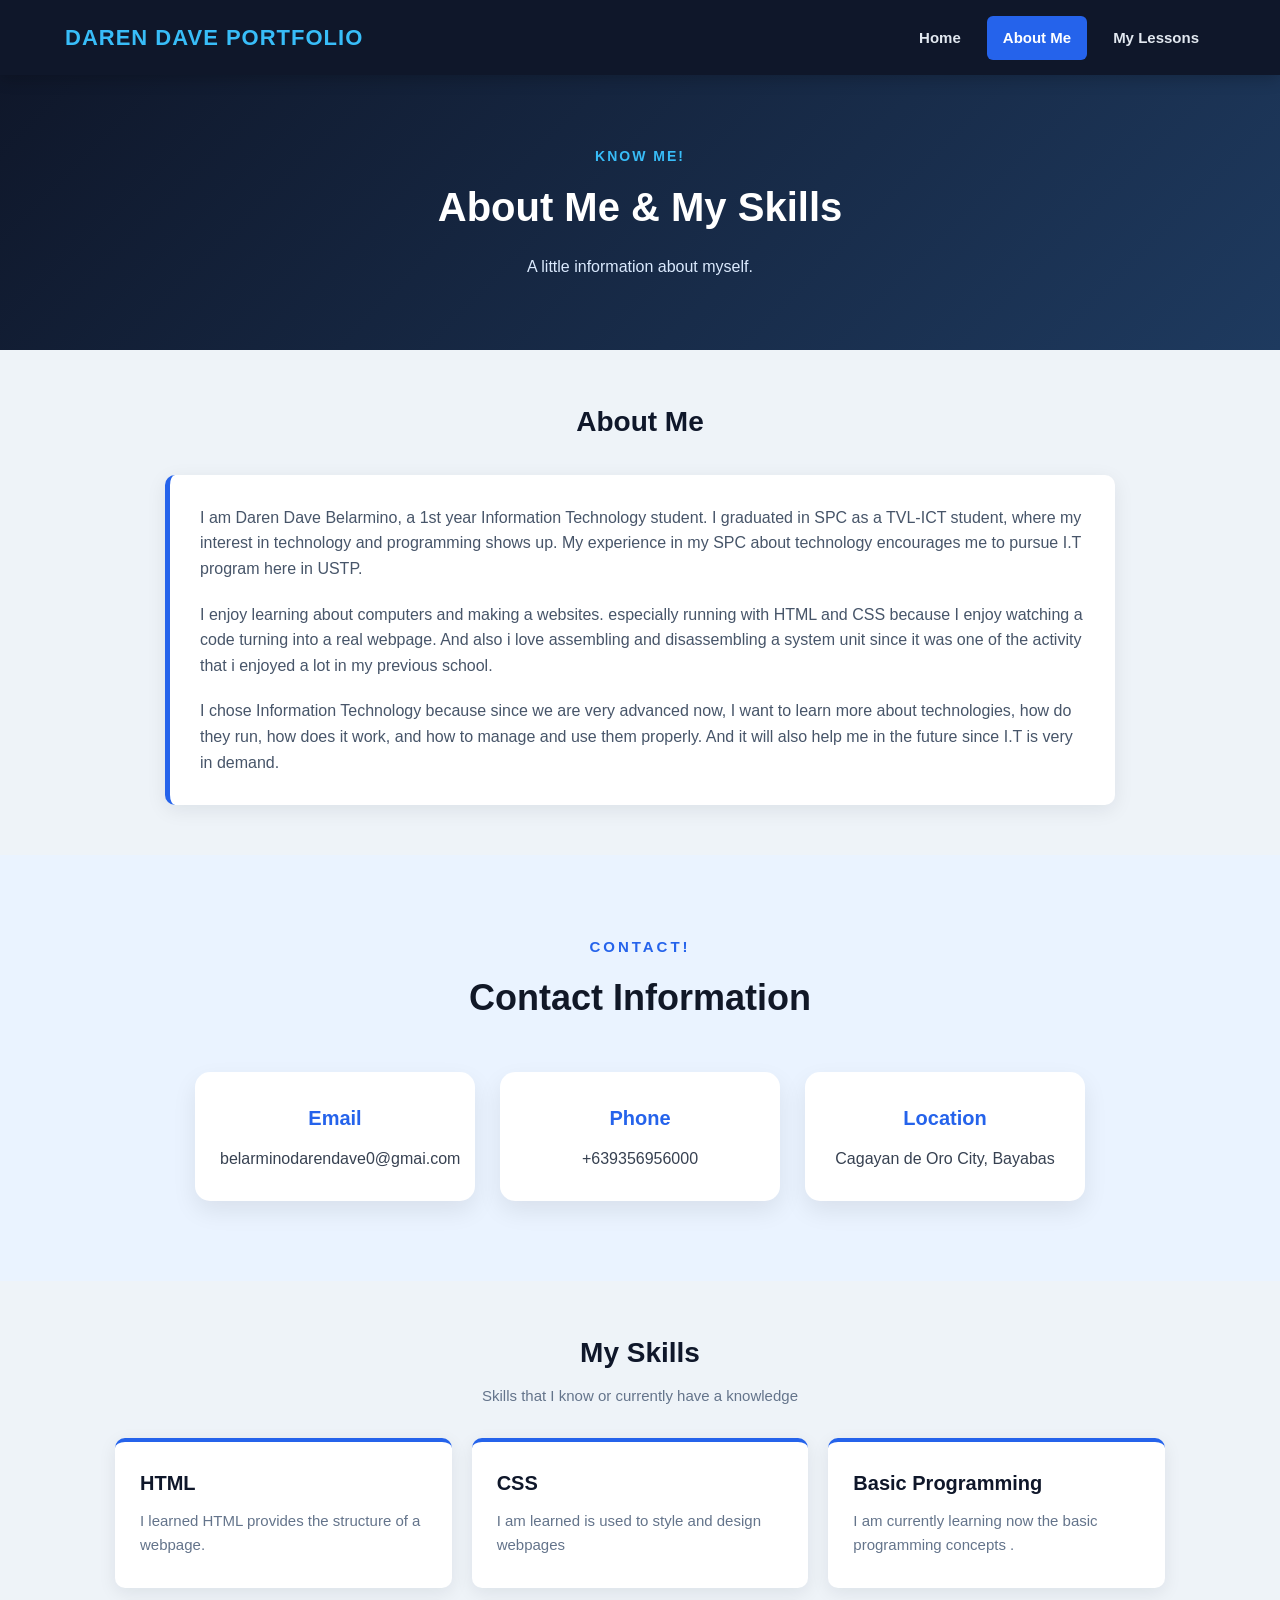
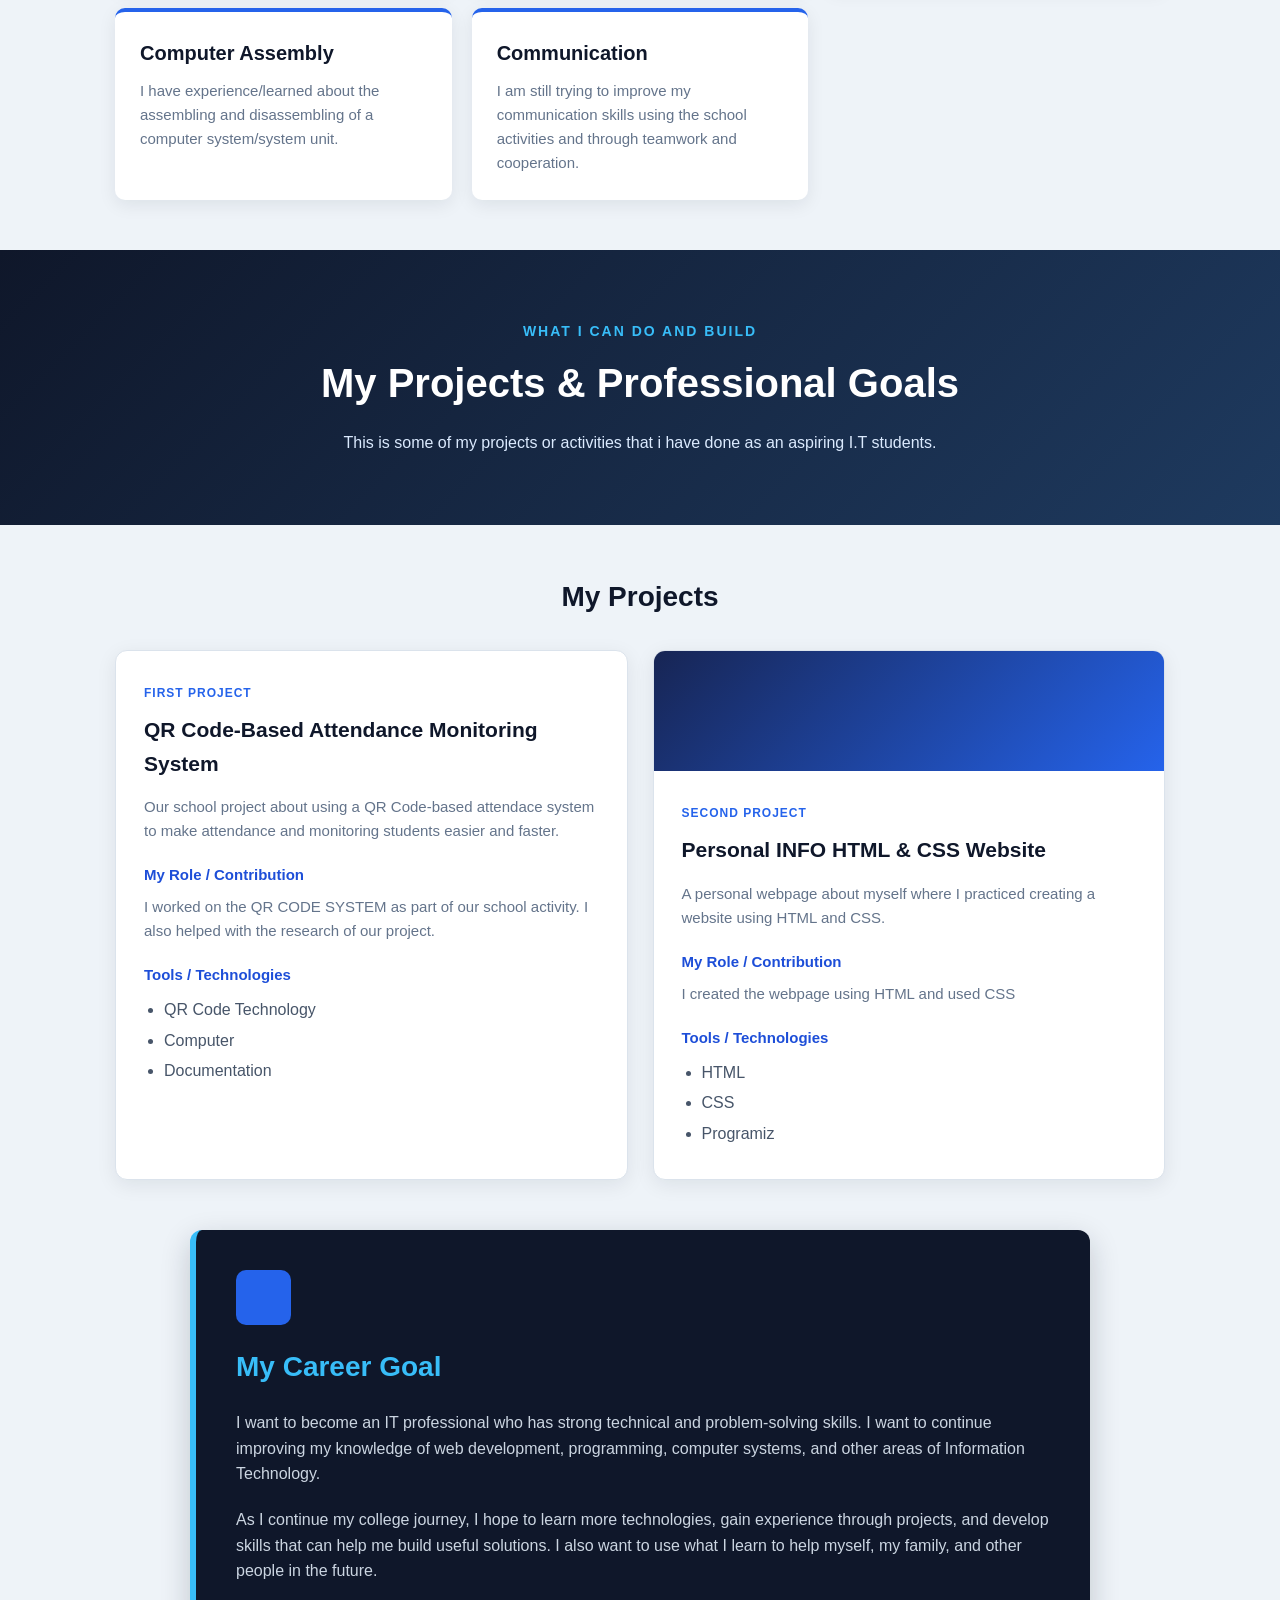
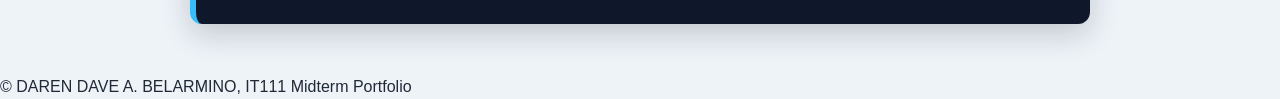
<file: about.html>
<!DOCTYPE html>
<html lang="en">
<head>
    <meta charset="UTF-8">
    <meta name="viewport" content="width=device-width, initial-scale=1.0">
    <title>About Daren Dave</title>
    <link rel="stylesheet" href="style.css">
</head>

<body>
<header>
        <nav class="navbar">
            <h2 class="logo">DAREN DAVE PORTFOLIO </h2>

            <ul class="nav-links">
                <li><a href="index.html">Home</a></li>
                <li><a href="about.html" class="active">About Me</a></li>
                <li><a href="Lessons.html">My Lessons</a></li>
            </ul>
        </nav>
    </header>
    <main>

        <section class="page-header">
            <p class="small-title">KNOW ME!</p>
            <h1>About Me & My Skills</h1>
            <p>
                A little information about myself.
            </p>
        </section>


        <!-- ABOUT ME -->

        <section class="content-section">

            <div class="section-title">
                <h2>About Me</h2>
            </div>

            <div class="about-card">

                <p>
                    I am Daren Dave Belarmino, a 1st year Information
                    Technology student. I graduated in SPC as a TVL-ICT student,
                    where my interest in technology and programming shows up.
                    My experience in my SPC about technology encourages me to pursue I.T program here in USTP.
                </p>

                <p>
                    I enjoy learning about computers and making a websites.
                     especially running with HTML and CSS because
                   I enjoy watching a code turning into a real webpage. And also i love assembling and disassembling a system unit since it was one of the activity that i enjoyed a lot in my previous school.
                </p>

                <p>
                    I chose Information Technology because since we are very advanced now, I want to learn more about technologies, how do they run, how does it work, and how to manage and use them properly. And it will also help me in the future since I.T is very in demand.
                </p>

            </div>

        </section>

        <section class="contact-section">

    <p class="small-title">CONTACT!</p>

    <h2>Contact Information</h2>

    <div class="contact-container">

        <div class="contact-card">
            <h3>Email</h3>
            <p>belarminodarendave0@gmai.com</p>
        </div>

        <div class="contact-card">
            <h3>Phone</h3>
            <p>+639356956000</p>
        </div>

        <div class="contact-card">
            <h3>Location</h3>
            <p>Cagayan de Oro City, Bayabas</p>
        </div>

    </div>

</section>


        <!-- MY SKILLS -->

        <section class="content-section">

            <div class="section-title">
                <h2>My Skills</h2>
                <p>Skills that I know or currently have a knowledge</p>
            </div>

            <div class="skills-grid">

                <div class="skill-card">
                    <h3>HTML</h3>
                    <p>
                        I learned HTML provides the structure of a webpage.
                    </p>
                </div>

                <div class="skill-card">
                    <h3>CSS</h3>
                    <p>
                        I am learned is used to style and design webpages
                    </p>
                </div>

                <div class="skill-card">
                    <h3>Basic Programming</h3>
                    <p>
                        I am currently learning now the basic programming concepts
                       .
                    </p>
                </div>

                <div class="skill-card">
                    <h3>Computer Assembly</h3>
                    <p>
                        I have experience/learned about the assembling and disassembling of a computer system/system unit.
                    </p>
                </div>

                <div class="skill-card">
                    <h3>Communication</h3>
                    <p>
                        I am still trying to improve my communication skills
                        using the school activities and through teamwork and cooperation.
                    </p>
                

            </div>

              </section>



        <section class="page-header">
            <p class="small-title">WHAT I CAN DO AND BUILD</p>
            <h1>My Projects & Professional Goals</h1>
            <p>
               This is some of my projects or activities that i have done as an aspiring I.T students.
            </p>
        </section>


        <!-- PROJECTS -->

        <section class="content-section">

            <div class="section-title">
                <h2>My Projects</h2>
            </div>

            <div class="project-grid">

                <!-- PROJECT 1 -->

                <article class="project-card">
                

                    <div class="project-content">

                        <span class="project-number">FIRST PROJECT </span>

                        <h3>QR Code-Based Attendance Monitoring System</h3>

                        <p>
                            Our school project about using a QR Code-based attendace system to make attendance and monitoring students easier and faster.
                        </p>

                        <h4>My Role / Contribution</h4>

                        <p>
                            I worked on the QR CODE SYSTEM as part of
                          our school activity. I also helped with the research of our project.                          
                        </p>

                        <h4>Tools / Technologies</h4>

                        <ul class="project-list">
                            <li>QR Code Technology</li>
                            <li>Computer</li>
                            <li>Documentation</li>
                        </ul>

                    </div>

                </article>


                <!-- PROJECT 2 -->

                <article class="project-card">

                    <div class="project-placeholder">
                        
                    </div>

                    <div class="project-content">

                        <span class="project-number">SECOND PROJECT </span>

                        <h3>Personal INFO HTML & CSS Website</h3>

                        <p>
                            A personal webpage about myself where I practiced
                            creating a website using HTML
                            and CSS.
                        </p>

                        <h4>My Role / Contribution</h4>

                        <p>
                            I created the webpage using HTML
                            and used CSS 
                        </p>

                        <h4>Tools / Technologies</h4>

                        <ul class="project-list">
                            <li>HTML</li>
                            <li>CSS</li>
                            <li>Programiz</li>
                        </ul>

                    </div>

                </article>

            </div>

          </section>

<!-- CAREER GOAL -->

        <section class="content-section">

            <div class="career-card">

                <div class="career-icon"></div>

                <h2>My Career Goal</h2>

                <p>
                    I want to become an IT professional who has strong
                    technical and problem-solving skills. I want to
                    continue improving my knowledge of web development,
                    programming, computer systems, and other areas of
                    Information Technology.
                </p>

                <p>
                    As I continue my college journey, I hope to learn
                    more technologies, gain experience through projects,
                    and develop skills that can help me build useful
                    solutions. I also want to use what I learn to help
                    myself, my family, and other people in the future.
                </p>

            </div>

        </section>

    </main>

    <footer>
        <p>© DAREN DAVE A. BELARMINO, IT111 Midterm Portfolio</p>
    </footer>
</file>
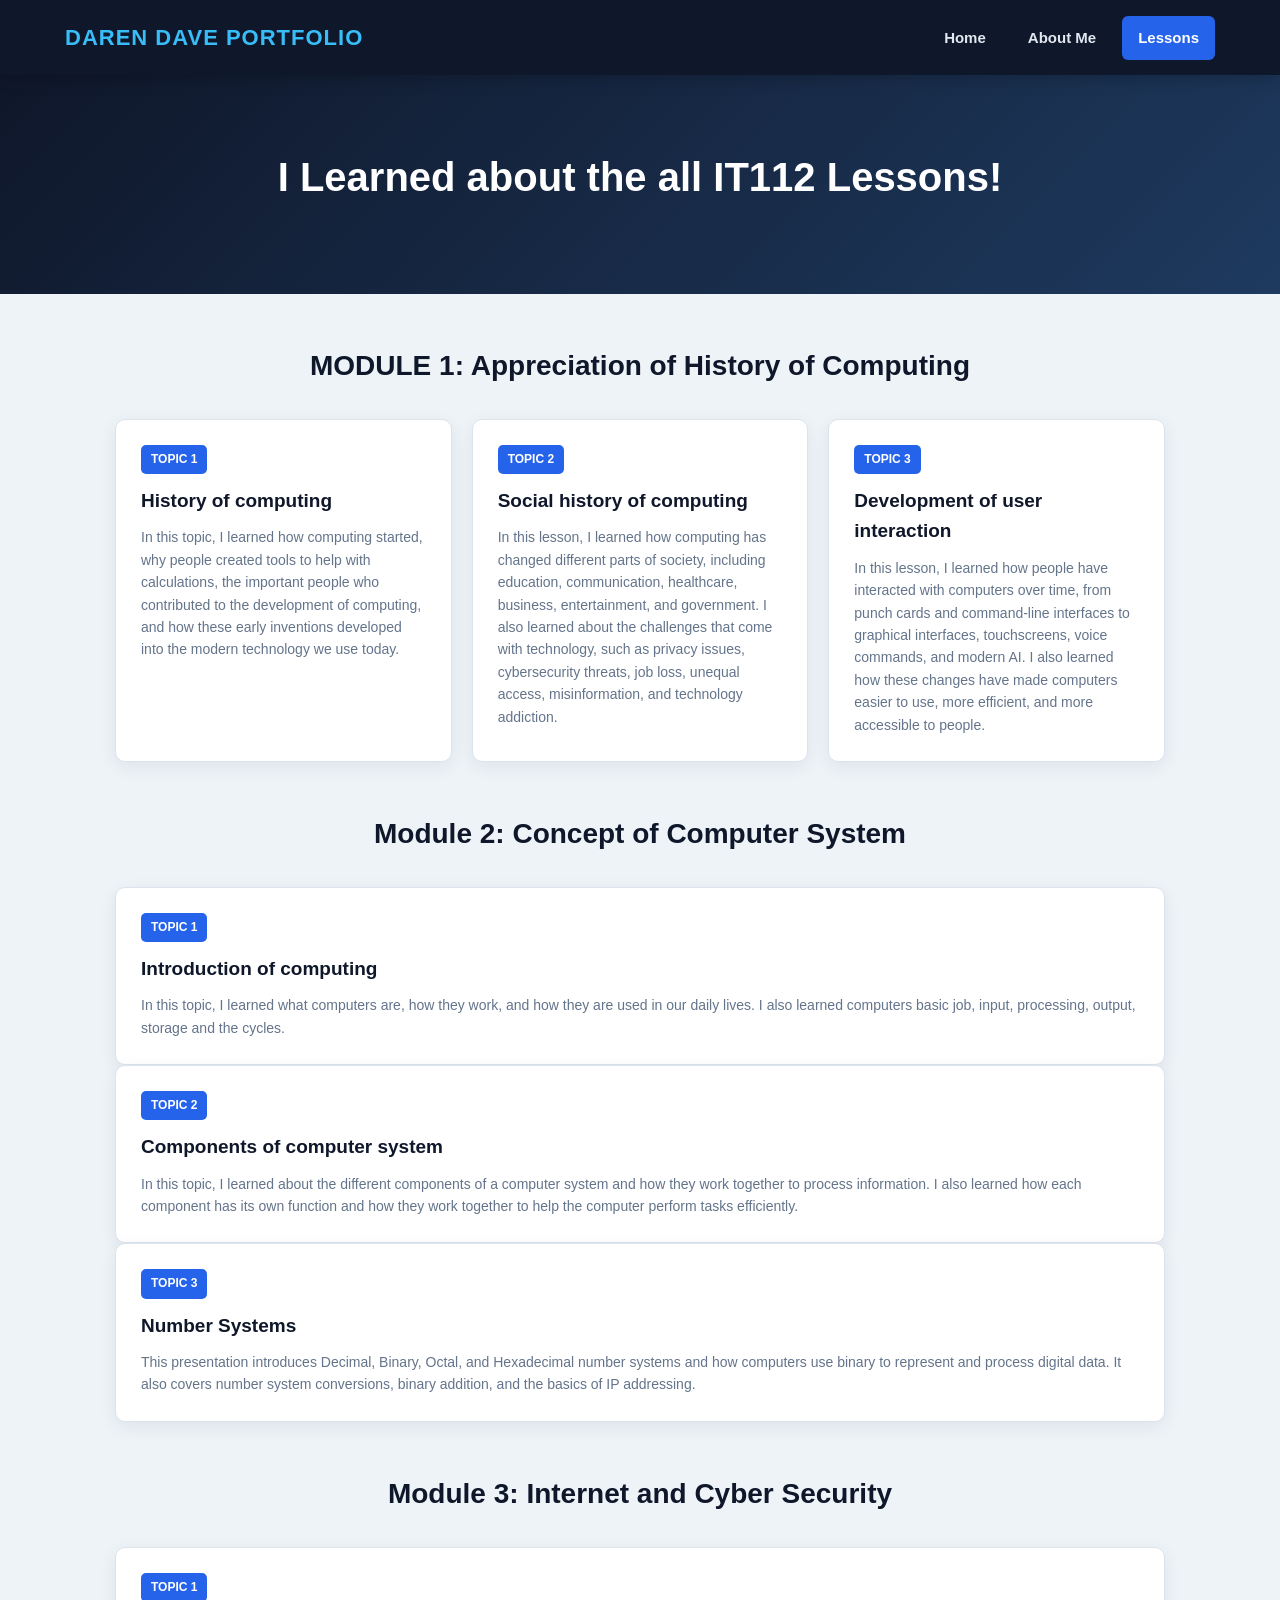
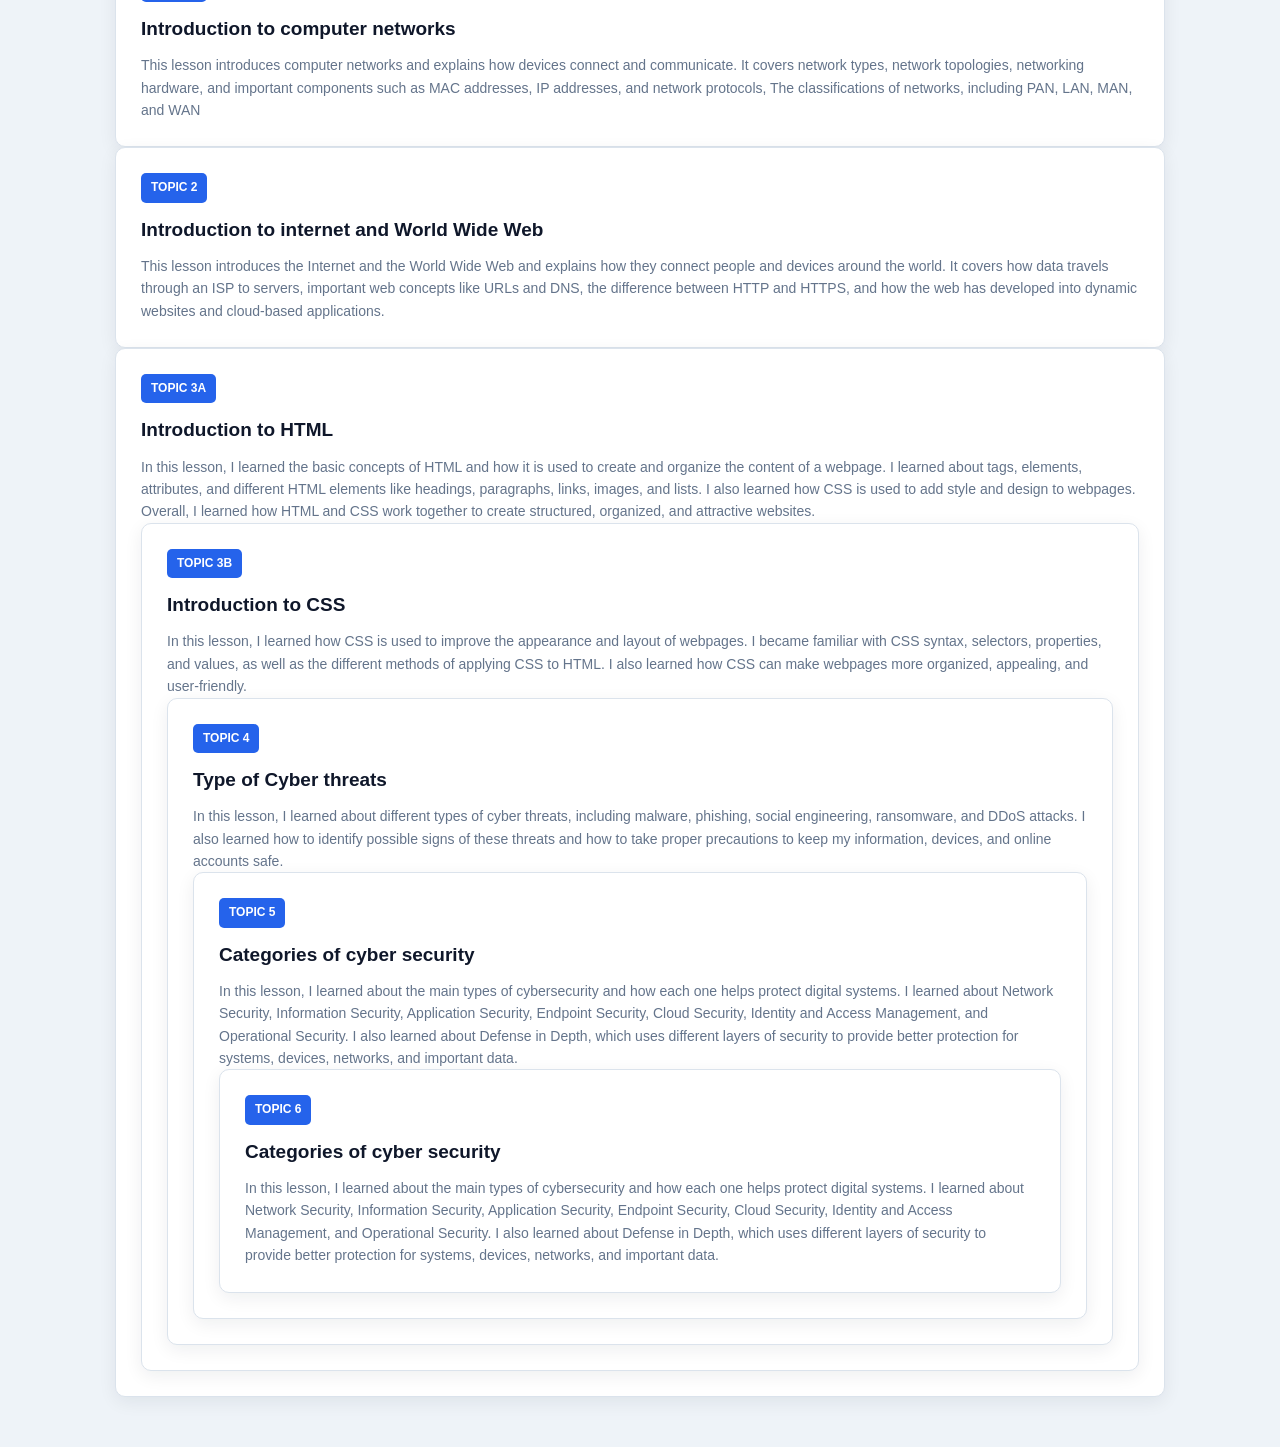
<file: Lessons.html>
<!DOCTYPE html>
<html lang="en">

<head>
    <meta charset="UTF-8">
    <meta name="viewport" content="width=device-width, initial-scale=1.0">

    <title>IT111 Lessons</title>

    <link rel="stylesheet" href="style.css">
</head>

<body>

<header>
    <nav class="navbar">
        <h2 class="logo">DAREN DAVE PORTFOLIO</h2>

        <ul class="nav-links">
            <li><a href="index.html">Home</a></li>
            <li><a href="about.html">About Me</a></li>
            <li><a href="Lessons.html" class="active"> Lessons</a></li>
        </ul>
    </nav>
</header>
<section class="page-header">
  <h1>I Learned about the all IT112 Lessons!</h1>
   
        </section>

         
        <section class="content-section">

            <div class="section-title">
                <h2> MODULE 1: Appreciation of History of Computing</h2>
            
            </div>

            <div class="process-grid">

                <div class="process-card">
                    <span>TOPIC 1</span>
                    <h3>History of computing</h3>
                    <p>
                        In this topic, I learned how computing started, why people created tools to help with calculations, the important people who contributed to the development of computing, and how these early inventions developed into the modern technology we use today.
                    </p>
                </div>

                <div class="process-card">
                    <span>TOPIC 2</span>
                    <h3>Social history of computing</h3>
                    <p>
                       In this lesson, I learned how computing has changed different parts of society, including education, communication, healthcare, business, entertainment, and government. I also learned about the challenges that come with technology, such as privacy issues, cybersecurity threats, job loss, unequal access, misinformation, and technology addiction.

                    </p>
                </div>

                <div class="process-card">
                    <span>TOPIC 3</span>
                    <h3>Development of user interaction</h3>
                    <p>
                       In this lesson, I learned how people have interacted with computers over time, from punch cards and command-line interfaces to graphical interfaces, touchscreens, voice commands, and modern AI. I also learned how these changes have made computers easier to use, more efficient, and more accessible to people.
               
        </section>


        <!-- CONNECTED WORLD -->

        <section class="content-section">

            <div class="section-title">
                <h2>Module 2: Concept of Computer System</h2>
            </div>
                <div class="process-card">
                    <span>TOPIC 1</span>
                    <h3>Introduction of computing</h3>
                    <p>
                        In this topic, I learned what computers are, how they work, and how they are used in our daily lives. I also learned computers basic job, input, processing, output, storage and the cycles.
                    </p>
                </div>

                <div class="process-card">
                    <span>TOPIC 2</span>
                    <h3>Components of computer system</h3>
                    <p>
                       In this topic, I learned about the different components of a computer system and how they work together to process information. I also learned how each component has its own function and how they work together to help the computer perform tasks efficiently.


                    </p>
                </div>

                <div class="process-card">
                    <span>TOPIC 3</span>
                    <h3>Number Systems</h3>
                    <p>
                       This presentation introduces Decimal, Binary, Octal, and Hexadecimal number systems and how computers use binary to represent and process digital data. It also covers number system conversions, binary addition, and the basics of IP addressing.
               
        </section>

 <!-- CONNECTED WORLD -->

        <section class="content-section">

            <div class="section-title">
                <h2>Module 3: Internet and Cyber Security</h2>
            </div>
                <div class="process-card">
                    <span>TOPIC 1</span>
                    <h3>Introduction to computer networks </h3>
                    <p>
                       This lesson introduces computer networks and explains how devices connect and communicate. It covers network types, network topologies, networking hardware, and important components such as MAC addresses, IP addresses, and network protocols, The classifications of networks, including PAN, LAN, MAN, and WAN
                    </p>
                </div>

                <div class="process-card">
                    <span>TOPIC 2</span>
                    <h3>Introduction to internet and World Wide Web</h3>
                    <p>
                      This lesson introduces the Internet and the World Wide Web and explains how they connect people and devices around the world. It covers how data travels through an ISP to servers, important web concepts like URLs and DNS, the difference between HTTP and HTTPS, and how the web has developed into dynamic websites and cloud-based applications.


                    </p>
                </div>

                <div class="process-card">
                    <span>TOPIC 3A</span>
                    <h3>Introduction to HTML</h3>
                    <p>
                       In this lesson, I learned the basic concepts of HTML and how it is used to create and organize the content of a webpage. I learned about tags, elements, attributes, and different HTML elements like headings, paragraphs, links, images, and lists. I also learned how CSS is used to add style and design to webpages. Overall, I learned how HTML and CSS work together to create structured, organized, and attractive websites.

                      </p>
                  
<div class="process-card">
                    <span>TOPIC 3B</span>
                    <h3>Introduction to CSS</h3>
   <p> In this lesson, I learned how CSS is used to improve the appearance and layout of webpages. I became familiar with CSS syntax, selectors, properties, and values, as well as the different methods of applying CSS to HTML. I also learned how CSS can make webpages more organized, appealing, and user-friendly.


  </p>

<div class="process-card">
                    <span>TOPIC 4</span>
                    <h3>Type of Cyber threats</h3>
   <p> In this lesson, I learned about different types of cyber threats, including malware, phishing, social engineering, ransomware, and DDoS attacks. I also learned how to identify possible signs of these threats and how to take proper precautions to keep my information, devices, and online accounts safe.

  </p>

<div class="process-card">
                    <span>TOPIC 5</span>
                    <h3>Categories of cyber security</h3>
   <p> In this lesson, I learned about the main types of cybersecurity and how each one helps protect digital systems. I learned about Network Security, Information Security, Application Security, Endpoint Security, Cloud Security, Identity and Access Management, and Operational Security. I also learned about Defense in Depth, which uses different layers of security to provide better protection for systems, devices, networks, and important data.

  </p>

   <div class="process-card">
                    <span>TOPIC 6</span>
                    <h3>Categories of cyber security</h3>
   <p> In this lesson, I learned about the main types of cybersecurity and how each one helps protect digital systems. I learned about Network Security, Information Security, Application Security, Endpoint Security, Cloud Security, Identity and Access Management, and Operational Security. I also learned about Defense in Depth, which uses different layers of security to provide better protection for systems, devices, networks, and important data.

</p> 
        </section>

        
</body>
</html>
</file>
<file: style.css>
/* ================================
   GENERAL
================================ */

* {
    margin: 0;
    padding: 0;
    box-sizing: border-box;
}

html {
    scroll-behavior: smooth;
}

body {
    font-family: Arial, Helvetica, sans-serif;
    background: #eef3f8;
    color: #1f2937;
    line-height: 1.6;
}

/* ================================
   HEADER / NAVIGATION
================================ */

header {
    background: #0f172a;
    color: white;
    padding: 0;
    box-shadow: 0 4px 15px rgba(0, 0, 0, 0.2);
    position: sticky;
    top: 0;
    z-index: 1000;
}

.navbar {
    max-width: 1200px;
    margin: auto;
    min-height: 75px;
    padding: 15px 25px;

    display: flex;
    justify-content: space-between;
    align-items: center;
}

.logo {
    font-size: 22px;
    font-weight: bold;
    letter-spacing: 1px;
    color: #38bdf8;
}

.nav-links {
    list-style: none;
    display: flex;
    gap: 10px;
}

.nav-links li a {
    display: block;
    text-decoration: none;
    color: #e2e8f0;
    font-size: 15px;
    font-weight: bold;

    padding: 10px 16px;
    border-radius: 6px;

    transition: 0.3s ease;
}

.nav-links li a:hover {
    background: #1e293b;
    color: #38bdf8;
}

.nav-links li a.active {
    background: #2563eb;
    color: white;
}

/* ================================
   MAIN
================================ */

main {
    width: 100%;
    min-height: 100vh;
}

/* ================================
   PAGE HEADER
================================ */

.page-header {
    background: linear-gradient(135deg, #0f172a, #1e3a5f);
    color: white;

    text-align: center;
    padding: 70px 20px;
}

.page-header .small-title {
    color: #38bdf8;
    font-size: 14px;
    font-weight: bold;
    letter-spacing: 2px;
    text-transform: uppercase;
    margin-bottom: 8px;
}

.page-header h1 {
    font-size: 40px;
    margin-bottom: 15px;
}

.page-header p {
    max-width: 750px;
    margin: auto;
    color: #dbeafe;
    font-size: 16px;
}

/* ================================
   CONTENT SECTIONS
================================ */

.content-section {
    max-width: 1100px;
    margin: 50px auto;
    padding: 0 25px;
}

.section-title {
    text-align: center;
    margin-bottom: 30px;
}

.section-title h2 {
    font-size: 28px;
    color: #0f172a;
    margin-bottom: 8px;
}

.section-title p {
    color: #64748b;
    font-size: 15px;
}

/* ================================
   ABOUT CARD
================================ */

.about-card {
    background: white;
    border-left: 5px solid #2563eb;

    padding: 30px;
    border-radius: 10px;

    box-shadow: 0 5px 20px rgba(15, 23, 42, 0.08);

    max-width: 950px;
    margin: auto;
}

.about-card p {
    margin-bottom: 20px;
    color: #475569;
    font-size: 16px;
}

.about-card p:last-child {
    margin-bottom: 0;
}


.contact-section {
    background-color: #eaf3ff;
    padding: 80px 20px;
    text-align: center;
}

.contact-section .small-title {
    color: #2563eb;
    font-size: 15px;
    font-weight: bold;
    letter-spacing: 3px;
    margin-bottom: 10px;
}

.contact-section h2 {
    color: #111827;
    font-size: 36px;
    margin-bottom: 45px;
}

/* Contact Cards Container */

.contact-container {
    max-width: 1000px;
    margin: 0 auto;

    display: flex;
    justify-content: center;
    align-items: stretch;
    gap: 25px;
}

/* Individual Cards */

.contact-card {
    background-color: white;
    width: 280px;
    padding: 30px 25px;

    border-radius: 15px;

    box-shadow: 0 10px 25px rgba(0, 0, 0, 0.08);

    transition: transform 0.3s ease,
                box-shadow 0.3s ease;
}

.contact-card h3 {
    color: #2563eb;
    font-size: 20px;
    margin-bottom: 12px;
}

.contact-card p {
    color: #374151;
    font-size: 16px;
    line-height: 1.6;
    margin: 0;
}
/* ================================
   SKILLS
================================ */

.skills-grid {
    display: grid;
    grid-template-columns: repeat(3, 1fr);
    gap: 20px;
}

.skill-card {
    background: white;

    padding: 25px;
    min-height: 150px;

    border-radius: 10px;
    border-top: 4px solid #2563eb;

    box-shadow: 0 5px 18px rgba(15, 23, 42, 0.08);

    transition: 0.3s ease;
}

.skill-card:hover {
    transform: translateY(-5px);
    box-shadow: 0 10px 25px rgba(15, 23, 42, 0.15);
}

.skill-card h3 {
    color: #0f172a;
    font-size: 20px;
    margin-bottom: 10px;
}

.skill-card p {
    color: #64748b;
    font-size: 15px;
}

/* ================================
   LESSONS / PROCESS CARDS
================================ */

.process-grid {
    display: grid;
    grid-template-columns: repeat(3, 1fr);
    gap: 20px;
}

.process-card {
    background: white;

    padding: 25px;

    border-radius: 10px;
    border: 1px solid #dbe3ec;

    box-shadow: 0 5px 18px rgba(15, 23, 42, 0.07);

    transition: 0.3s ease;
}

.process-card:hover {
    transform: translateY(-5px);
    border-color: #2563eb;
    box-shadow: 0 10px 25px rgba(15, 23, 42, 0.13);
}

.process-card span {
    display: inline-block;

    background: #2563eb;
    color: white;

    padding: 5px 10px;
    border-radius: 5px;

    font-size: 12px;
    font-weight: bold;

    margin-bottom: 12px;
}

.process-card h3 {
    color: #0f172a;
    font-size: 19px;
    margin-bottom: 10px;
}

.process-card p {
    color: #64748b;
    font-size: 14px;
}

/* ================================
   PROJECTS
================================ */

.project-grid {
    display: grid;
    grid-template-columns: repeat(2, 1fr);
    gap: 25px;
}

.project-card {
    background: white;

    border-radius: 12px;
    overflow: hidden;

    border: 1px solid #dbe3ec;

    box-shadow: 0 5px 20px rgba(15, 23, 42, 0.08);

    transition: 0.3s ease;
}

.project-card:hover {
    transform: translateY(-5px);
    box-shadow: 0 12px 30px rgba(15, 23, 42, 0.15);
}

.project-placeholder {
    height: 120px;
    background: linear-gradient(135deg, #172554, #2563eb);

    display: flex;
    align-items: center;
    justify-content: center;
}

.project-content {
    padding: 28px;
}

.project-number {
    display: inline-block;

    color: #2563eb;
    font-size: 12px;
    font-weight: bold;

    letter-spacing: 1px;

    margin-bottom: 10px;
}

.project-content h3 {
    color: #0f172a;
    font-size: 21px;
    margin-bottom: 15px;
}

.project-content h4 {
    color: #1d4ed8;
    font-size: 15px;
    margin-top: 20px;
    margin-bottom: 8px;
}

.project-content p {
    color: #64748b;
    font-size: 15px;
}

.project-list {
    margin-top: 10px;
    padding-left: 20px;
    color: #475569;
}

.project-list li {
    margin-bottom: 5px;
}

/* ================================
   CAREER GOAL
================================ */

.career-card {
    max-width: 900px;
    margin: auto;

    background: #0f172a;
    color: white;

    padding: 40px;

    border-radius: 12px;

    box-shadow: 0 10px 30px rgba(15, 23, 42, 0.2);

    border-left: 6px solid #38bdf8;
}

.career-icon {
    width: 55px;
    height: 55px;

    background: #2563eb;

    border-radius: 10px;

    margin-bottom: 20px;
}

.career-card h2 {
    font-size: 28px;
    margin-bottom: 20px;
    color: #38bdf8;
}

.career-card p {
    color: #cbd5e1;
    margin-bottom: 20px;
    font-size: 16px;
}

.career-card p:last-child {
    margin-bottom: 0;
}

/* ================================
   PROFILE IMAGE
================================ */

.profile {
    display: block;

    width: 180px;
    height: 180px;

    object-fit: cover;

    border-radius: 50%;

    margin: 0 auto 25px;

    border: 5px solid #2563eb;

    box-shadow: 0 8px 25px rgba(15, 23, 42, 0.2);
}

/* ================================
   HOME PAGE SECTION
================================ */

/* ================================
   HOME PAGE
================================ */

.home-section {
    min-height: calc(100vh - 75px);

    background: linear-gradient(
        135deg,
        #eef6ff,
        #dbeafe
    );

    display: flex;
    align-items: center;

    padding: 70px 25px;
}

.home-container {
    max-width: 1100px;
    width: 100%;

    margin: auto;

    display: flex;
    align-items: center;
    justify-content: center;

    gap: 70px;
}

/* ================================
   HOME IMAGE
================================ */

.home-image {
    flex: 0 0 320px;

    display: flex;
    justify-content: center;
}

.home-image .profile {
    width: 280px;
    height: 280px;

    object-fit: cover;

    border-radius: 20px;

    border: 6px solid white;

    box-shadow:
        0 15px 35px rgba(15, 23, 42, 0.25);

    margin: 0;

    transition: 0.3s ease;
}

.home-image .profile:hover {
    transform: translateY(-5px);
}

/* ================================
   HOME CONTENT
================================ */

.home-content {
    max-width: 600px;
}

.home-small-title {
    color: #2563eb !important;

    font-size: 14px !important;
    font-weight: bold;

    letter-spacing: 2px;

    margin-bottom: 10px;
}

.home-content h1 {
    color: #0f172a;

    font-size: 42px;
    line-height: 1.15;

    margin-bottom: 15px;
}

.home-content h3 {
    color: #2563eb;

    font-size: 18px;

    margin-bottom: 20px;

    letter-spacing: 0.5px;
}

.home-content p:not(.home-small-title) {
    color: #475569;

    font-size: 16px;

    margin-bottom: 15px;
}

/* ================================
   HOME BUTTONS
================================ */

.home-buttons {
    display: flex;
    gap: 12px;

    margin-top: 25px;
}

.home-btn {
    display: inline-block;

    padding: 12px 22px;

    background: #2563eb;
    color: white;

    text-decoration: none;

    font-size: 14px;
    font-weight: bold;

    border-radius: 6px;

    transition: 0.3s ease;
}

.home-btn:hover {
    background: #1d4ed8;

    transform: translateY(-2px);
}

.secondary-btn {
    background: #0f172a;
}

.secondary-btn:hover {
    background: #1e293b;
}

/* ================================
   HOME RESPONSIVE
================================ */

@media (max-width: 800px) {

    .home-section {
        padding: 50px 20px;
    }

    .home-container {
        flex-direction: column;

        text-align: center;

        gap: 35px;
    }

    .home-image {
        flex: none;
    }

    .home-image .profile {
        width: 220px;
        height: 220px;
    }

    .home-content h1 {
        font-size: 32px;
    }

    .home-buttons {
        justify-content: center;
    }
}

@media (max-width: 500px) {

    .home-image .profile {
        width: 180px;
        height: 180px;
    }

    .home-content h1 {
        font-size: 27px;
    }

    .home-content h3 {
        font-size: 15px;
    }

    .home-buttons {
        flex-direction: column;
    }

    .home-btn {
        text-align: center;
    }
}
</file>
